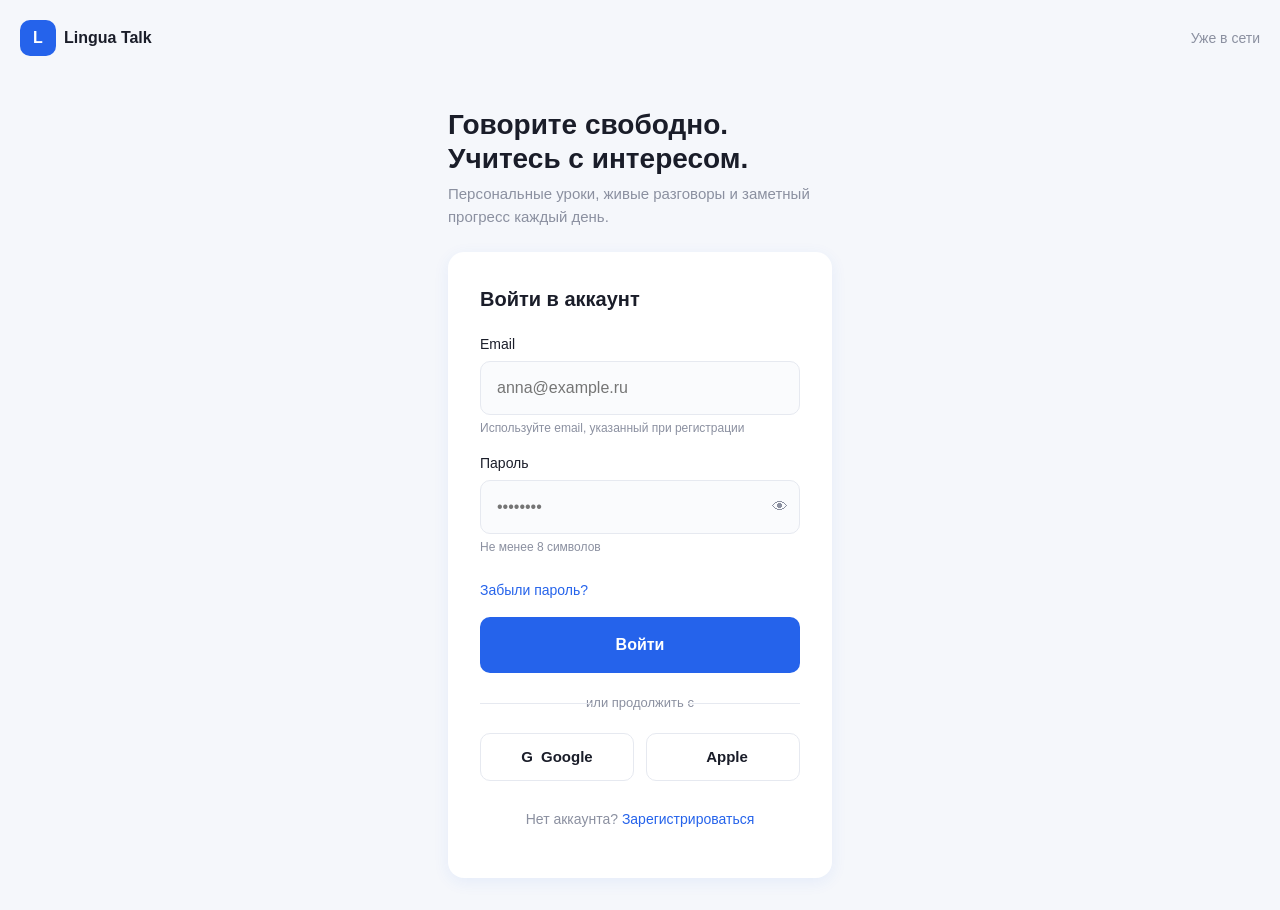
<file: index.html>
<!DOCTYPE html>
<html lang="ru">
<head>
  <meta charset="UTF-8">
  <meta name="viewport" content="width=device-width, initial-scale=1.0, maximum-scale=1.0, user-scalable=no">
  <title>LinguaTalk — Вход</title>
  <link rel="stylesheet" href="css/normalize.css">
  <link rel="stylesheet" href="css/style.css">
</head>
<body class="auth-page">

  <header class="auth-header">
    <div class="logo">
      <span class="logo__icon">L</span>
      <span class="logo__text">Lingua Talk</span>
    </div>
    <a href="#" class="auth-header__link">Уже в сети</a>
  </header>

  <main class="auth-main">
    <section class="hero">
      <h1 class="hero__title">Говорите свободно.<br>Учитесь с интересом.</h1>
      <p class="hero__subtitle">Персональные уроки, живые разговоры и заметный прогресс каждый день.</p>
    </section>

    <section class="auth-card">
      <h2 class="auth-card__title">Войти в аккаунт</h2>

      <form class="auth-form" novalidate>
        <div class="form-group">
          <label for="email" class="form-label">Email</label>
          <input type="email" id="email" class="form-input" placeholder="anna@example.ru" required>
          <span class="form-hint">Используйте email, указанный при регистрации</span>
        </div>

        <div class="form-group">
          <label for="password" class="form-label">Пароль</label>
          <div class="form-input-wrapper">
            <input type="password" id="password" class="form-input" placeholder="••••••••" required>
            <button type="button" class="form-toggle" aria-label="Показать пароль">👁</button>
          </div>
          <span class="form-hint">Не менее 8 символов</span>
        </div>

        <a href="#" class="form-link">Забыли пароль?</a>

        <button type="submit" class="btn btn--primary">Войти</button>
      </form>

      <div class="divider">или продолжить с</div>

      <div class="social-buttons">
        <button type="button" class="btn btn--social">
          <span class="social-icon">G</span> Google
        </button>
        <button type="button" class="btn btn--social">
          <span class="social-icon"></span> Apple
        </button>
      </div>

      <p class="auth-footer">
        Нет аккаунта? <a href="#" class="form-link">Зарегистрироваться</a>
      </p>
    </section>
  </main>

  <script src="js/main.js"></script>
</body>
</html>
</file>
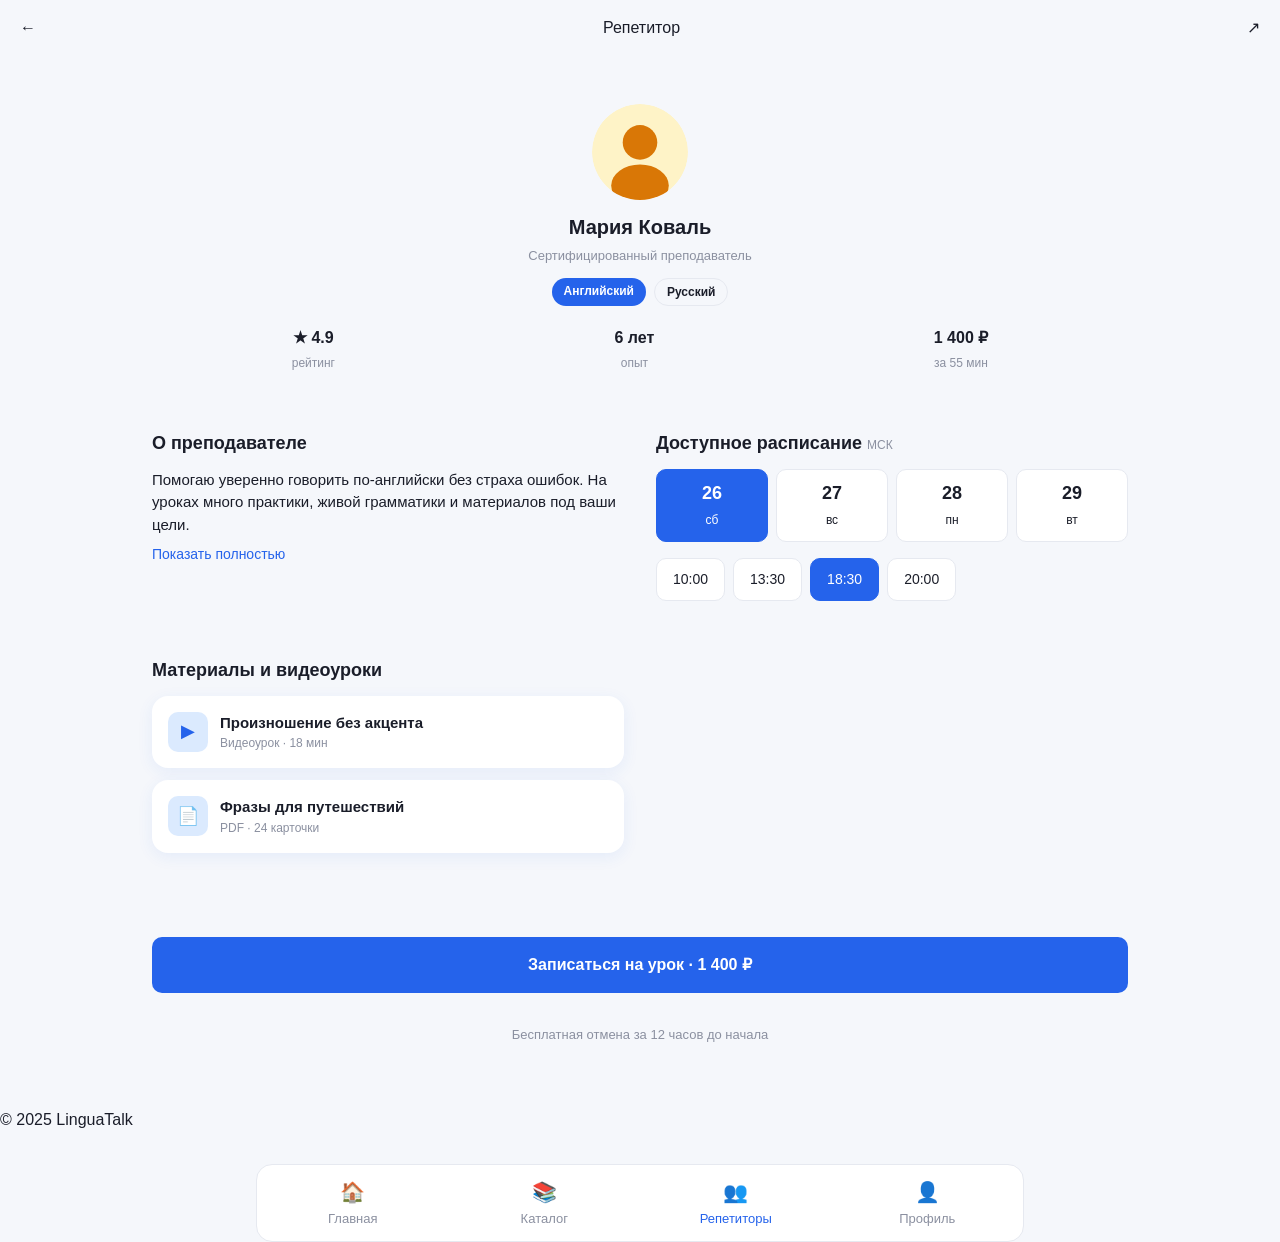
<file: tutor.html>
<!DOCTYPE html>
<html lang="ru">
<head>
  <meta charset="UTF-8">
  <meta name="viewport" content="width=device-width, initial-scale=1.0, maximum-scale=1.0, user-scalable=no">
  <title>LinguaTalk — Профиль репетитора</title>
  <link rel="stylesheet" href="css/normalize.css">
  <link rel="stylesheet" href="css/style.css">
</head>
<body class="tutor-page">

  <header class="top-bar">
    <button class="top-bar__back" aria-label="Назад">←</button>
    <h1 class="top-bar__title">Репетитор</h1>
    <button class="top-bar__action" aria-label="Поделиться">↗</button>
  </header>

  <main class="app-main">

    <section class="profile">
      <img src="assets/tutor.svg" alt="Мария Коваль" class="profile__img">
      <h2 class="profile__name">Мария Коваль</h2>
      <p class="profile__role">Сертифицированный преподаватель</p>
      <div class="profile__tags">
        <span class="badge badge--blue">Английский</span>
        <span class="badge badge--outline">Русский</span>
      </div>
      <div class="profile__stats">
        <div class="stat">
          <span class="stat__value">★ 4.9</span>
          <span class="stat__label">рейтинг</span>
        </div>
        <div class="stat">
          <span class="stat__value">6 лет</span>
          <span class="stat__label">опыт</span>
        </div>
        <div class="stat">
          <span class="stat__value">1 400 ₽</span>
          <span class="stat__label">за 55 мин</span>
        </div>
      </div>
    </section>

    <section class="section">
      <h2 class="section__title">О преподавателе</h2>
      <p class="text">Помогаю уверенно говорить по-английски без страха ошибок. На уроках много практики, живой грамматики и материалов под ваши цели.</p>
      <a href="#" class="form-link">Показать полностью</a>
    </section>

    <section class="section">
      <h2 class="section__title">Доступное расписание <span class="section__sub">МСК</span></h2>
      <div class="schedule">
        <button class="schedule__day schedule__day--active">
          <span class="schedule__num">26</span>
          <span class="schedule__label">сб</span>
        </button>
        <button class="schedule__day">
          <span class="schedule__num">27</span>
          <span class="schedule__label">вс</span>
        </button>
        <button class="schedule__day">
          <span class="schedule__num">28</span>
          <span class="schedule__label">пн</span>
        </button>
        <button class="schedule__day">
          <span class="schedule__num">29</span>
          <span class="schedule__label">вт</span>
        </button>
      </div>
      <div class="time-slots">
        <button class="time-slot">10:00</button>
        <button class="time-slot">13:30</button>
        <button class="time-slot time-slot--active">18:30</button>
        <button class="time-slot">20:00</button>
      </div>
    </section>

    <section class="section">
      <h2 class="section__title">Материалы и видеоуроки</h2>
      <article class="material">
        <span class="material__icon">▶</span>
        <div class="material__body">
          <h3 class="material__title">Произношение без акцента</h3>
          <p class="material__meta">Видеоурок · 18 мин</p>
        </div>
      </article>
      <article class="material">
        <span class="material__icon">📄</span>
        <div class="material__body">
          <h3 class="material__title">Фразы для путешествий</h3>
          <p class="material__meta">PDF · 24 карточки</p>
        </div>
      </article>
    </section>

    <button class="btn btn--primary btn--sticky">Записаться на урок · 1 400 ₽</button>
    <p class="text text--center text--muted">Бесплатная отмена за 12 часов до начала</p>
  </main>

  <footer class="footer">
    <p class="footer__text">© 2025 LinguaTalk</p>
  </footer>

  <nav class="bottom-nav">
    <a href="catalog.html" class="bottom-nav__item">
      <span class="bottom-nav__icon">🏠</span>
      <span class="bottom-nav__label">Главная</span>
    </a>
    <a href="catalog.html" class="bottom-nav__item">
      <span class="bottom-nav__icon">📚</span>
      <span class="bottom-nav__label">Каталог</span>
    </a>
    <a href="#" class="bottom-nav__item bottom-nav__item--active">
      <span class="bottom-nav__icon">👥</span>
      <span class="bottom-nav__label">Репетиторы</span>
    </a>
    <a href="#" class="bottom-nav__item">
      <span class="bottom-nav__icon">👤</span>
      <span class="bottom-nav__label">Профиль</span>
    </a>
  </nav>

  <script src="js/main.js"></script>
</body>
</html>
</file>
<file: css/style.css>
/* ============ ПЕРЕМЕННЫЕ ============ */
:root {
  --color-primary: #2563eb;
  --color-primary-dark: #1d4ed8;
  --color-bg: #f5f7fb;
  --color-card: #ffffff;
  --color-text: #1a1d29;
  --color-muted: #8b90a0;
  --color-border: #e6e9f0;
  --color-yellow: #fef3c7;
  --color-blue-light: #dbeafe;
  --radius: 1rem;
  --radius-sm: 0.625rem;
  --shadow: 0 0.25rem 1rem rgba(37, 99, 235, 0.08);
  --font: -apple-system, BlinkMacSystemFont, 'Segoe UI', Roboto, sans-serif;
}

/* ============ БАЗА ============ */
body {
  font-family: var(--font);
  background: var(--color-bg);
  color: var(--color-text);
  font-size: 1rem;
  padding-bottom: 5rem;
}

.app-main, .auth-main { padding: 1.25rem; max-width: 100%; }

/* ============ ЛОГОТИП ============ */
.logo { display: flex; align-items: center; gap: 0.5rem; }
.logo__icon {
  width: 2.25rem; height: 2.25rem;
  background: var(--color-primary);
  color: #fff; border-radius: 0.625rem;
  display: flex; align-items: center; justify-content: center;
  font-weight: 700;
}
.logo__text { font-weight: 600; }

/* ============ АВТОРИЗАЦИЯ ============ */
.auth-header {
  display: flex; justify-content: space-between; align-items: center;
  padding: 1.25rem;
}
.auth-header__link { font-size: 0.875rem; color: var(--color-muted); }

.hero { margin-bottom: 1.5rem; }
.hero__title { font-size: 1.75rem; line-height: 1.2; margin-bottom: 0.5rem; }
.hero__subtitle { color: var(--color-muted); font-size: 0.9375rem; }

.auth-card {
  background: var(--color-card);
  border-radius: var(--radius);
  padding: 1.5rem 1.25rem;
  box-shadow: var(--shadow);
}

.auth-card__title { font-size: 1.25rem; margin-bottom: 1.25rem; }

.form-group { margin-bottom: 1rem; }
.form-label { display: block; font-size: 0.875rem; margin-bottom: 0.375rem; font-weight: 500; }
.form-input {
  width: 100%;
  padding: 0.875rem 1rem;
  border: 1px solid var(--color-border);
  border-radius: var(--radius-sm);
  background: #fafbfd;
  font-size: 1rem;
}
.form-input:focus { outline: 2px solid var(--color-primary); border-color: transparent; }
.form-input-wrapper { position: relative; }
.form-toggle {
  position: absolute; right: 0.75rem; top: 50%;
  transform: translateY(-50%);
  color: var(--color-muted);
}
.form-hint { display: block; font-size: 0.75rem; color: var(--color-muted); margin-top: 0.25rem; }
.form-link { color: var(--color-primary); font-size: 0.875rem; display: inline-block; margin: 0.5rem 0 1rem; }

.btn {
  display: flex; align-items: center; justify-content: center; gap: 0.5rem;
  width: 100%; padding: 1rem;
  border-radius: var(--radius-sm);
  font-weight: 600; font-size: 1rem;
  transition: background 0.2s;
}
.btn--primary { background: var(--color-primary); color: #fff; }
.btn--primary:hover { background: var(--color-primary-dark); }
.btn--social {
  background: #fff; border: 1px solid var(--color-border);
  padding: 0.75rem; font-size: 0.9375rem;
}

.divider {
  text-align: center; color: var(--color-muted);
  font-size: 0.8125rem; margin: 1.25rem 0;
  position: relative;
}
.divider::before, .divider::after {
  content: ''; position: absolute; top: 50%;
  width: 35%; height: 1px; background: var(--color-border);
}
.divider::before { left: 0; } .divider::after { right: 0; }

.social-buttons { display: flex; gap: 0.75rem; }
.social-buttons .btn { flex: 1; }
.social-icon { font-weight: 700; }

.auth-footer { text-align: center; margin-top: 1.25rem; font-size: 0.875rem; color: var(--color-muted); }

/* ============ ОБЩИЕ КОМПОНЕНТЫ ============ */
.app-header { padding: 1.25rem; display: flex; flex-wrap: wrap; align-items: center; gap: 0.5rem; }
.app-header__greeting { color: var(--color-muted); font-size: 0.875rem; width: 100%; }
.app-header__title { font-size: 1.375rem; flex: 1; }
.app-header__avatar img {
  width: 2.75rem; height: 2.75rem; border-radius: 50%; object-fit: cover;
}

.badge {
  display: inline-block; padding: 0.25rem 0.75rem;
  border-radius: 2rem; font-size: 0.75rem; font-weight: 600;
}
.badge--blue { background: var(--color-primary); color: #fff; }
.badge--light { background: var(--color-blue-light); color: var(--color-primary); }
.badge--outline { border: 1px solid var(--color-border); }

.section { margin-bottom: 1.5rem; }
.section__title { font-size: 1.125rem; margin-bottom: 0.75rem; }
.section__sub { font-size: 0.75rem; color: var(--color-muted); font-weight: 400; }

.text { font-size: 0.9375rem; color: var(--color-text); }
.text--center { text-align: center; }
.text--muted { color: var(--color-muted); font-size: 0.8125rem; }

/* ============ ПРОГРЕСС ============ */
.progress-card {
  background: var(--color-primary);
  color: #fff; border-radius: var(--radius);
  padding: 1rem; margin-bottom: 1.25rem;
}
.progress-card__top { display: flex; justify-content: space-between; align-items: center; margin-bottom: 0.75rem; }
.progress-card__streak { font-size: 0.8125rem; }
.progress-bar { height: 0.375rem; background: rgba(255,255,255,0.3); border-radius: 2rem; overflow: hidden; }
.progress-bar__fill { height: 100%; background: #fff; border-radius: 2rem; }
.progress-card__bottom { display: flex; justify-content: space-between; font-size: 0.75rem; margin-top: 0.5rem; }

/* ============ ПОИСК ============ */
.search {
  display: flex; align-items: center; gap: 0.5rem;
  background: #fff; border-radius: var(--radius-sm);
  padding: 0.75rem 1rem; margin-bottom: 1rem;
  border: 1px solid var(--color-border);
}
.search__input { border: none; outline: none; width: 100%; background: transparent; }

/* ============ ФИЛЬТРЫ ============ */
.filters { display: flex; gap: 0.5rem; margin-bottom: 1.5rem; overflow-x: auto; }
.chip {
  padding: 0.5rem 1rem; border-radius: 2rem;
  background: #fff; border: 1px solid var(--color-border);
  font-size: 0.8125rem; white-space: nowrap;
}
.chip--active { background: var(--color-primary); color: #fff; border-color: var(--color-primary); }

/* ============ КАРТОЧКИ ============ */
.lesson-card {
  display: flex; align-items: center; gap: 1rem;
  background: var(--color-yellow); border-radius: var(--radius);
  padding: 1rem;
}
.lesson-card__date {
  background: #fff; border-radius: var(--radius-sm);
  padding: 0.5rem 0.75rem; text-align: center;
}
.lesson-card__day { display: block; font-size: 1.25rem; font-weight: 700; }
.lesson-card__month { font-size: 0.75rem; color: var(--color-muted); }
.lesson-card__info { flex: 1; }
.lesson-card__title { font-size: 1rem; margin-bottom: 0.25rem; }
.lesson-card__meta { font-size: 0.8125rem; color: var(--color-muted); }
.lesson-card__arrow { font-size: 1.5rem; color: var(--color-muted); }

.cards-grid { display: flex; gap: 0.75rem; }
.word-card {
  flex: 1; background: #fff; border-radius: var(--radius);
  padding: 1rem; box-shadow: var(--shadow);
}
.word-card__emoji { font-size: 1.5rem; }
.word-card__title { font-size: 0.9375rem; margin: 0.5rem 0 0.25rem; }
.word-card__count { font-size: 0.75rem; color: var(--color-muted); }

.course-card {
  display: flex; gap: 1rem; background: #fff;
  border-radius: var(--radius); padding: 1rem; box-shadow: var(--shadow);
}
.course-card__img { width: 4rem; height: 4rem; border-radius: var(--radius-sm); object-fit: cover; }
.course-card__title { font-size: 0.9375rem; margin: 0.375rem 0 0.25rem; }
.course-card__meta { font-size: 0.75rem; color: var(--color-muted); }

.tutor-card {
  display: flex; align-items: center; gap: 1rem;
  background: #fff; border-radius: var(--radius);
  padding: 1rem; box-shadow: var(--shadow);
}
.tutor-card__img { width: 3.5rem; height: 3.5rem; border-radius: 50%; object-fit: cover; }
.tutor-card__body { flex: 1; }
.tutor-card__name { font-size: 0.9375rem; }
.tutor-card__meta { font-size: 0.75rem; color: var(--color-muted); }
.tutor-card__rating { font-size: 0.75rem; color: #f59e0b; margin-top: 0.125rem; }
.tutor-card__price { font-weight: 600; font-size: 0.9375rem; }

/* ============ ПРОФИЛЬ РЕПЕТИТОРА ============ */
.top-bar {
  display: flex; align-items: center; justify-content: space-between;
  padding: 1rem 1.25rem;
}
.top-bar__title { font-size: 1rem; font-weight: 500; }

.profile { text-align: center; padding: 1rem 0 1.5rem; }
.profile__img {
  width: 6rem; height: 6rem; border-radius: 50%;
  margin: 0 auto 0.75rem; object-fit: cover;
}
.profile__name { font-size: 1.25rem; margin-bottom: 0.25rem; }
.profile__role { font-size: 0.8125rem; color: var(--color-muted); margin-bottom: 0.75rem; }
.profile__tags { display: flex; justify-content: center; gap: 0.5rem; margin-bottom: 1.25rem; }
.profile__stats { display: flex; justify-content: space-around; }
.stat { text-align: center; }
.stat__value { display: block; font-weight: 700; font-size: 1rem; }
.stat__label { font-size: 0.75rem; color: var(--color-muted); }

/* ============ РАСПИСАНИЕ ============ */
.schedule { display: flex; gap: 0.5rem; margin-bottom: 1rem; }
.schedule__day {
  flex: 1; background: #fff; border-radius: var(--radius-sm);
  padding: 0.625rem 0; text-align: center;
  border: 1px solid var(--color-border);
}
.schedule__day--active { background: var(--color-primary); color: #fff; border-color: var(--color-primary); }
.schedule__num { display: block; font-weight: 700; font-size: 1.125rem; }
.schedule__label { font-size: 0.75rem; }

.time-slots { display: flex; flex-wrap: wrap; gap: 0.5rem; }
.time-slot {
  padding: 0.625rem 1rem; border-radius: var(--radius-sm);
  background: #fff; border: 1px solid var(--color-border);
  font-size: 0.875rem;
}
.time-slot--active { background: var(--color-primary); color: #fff; border-color: var(--color-primary); }

/* ============ МАТЕРИАЛЫ ============ */
.material {
  display: flex; align-items: center; gap: 0.75rem;
  background: #fff; border-radius: var(--radius);
  padding: 1rem; margin-bottom: 0.75rem;
  box-shadow: var(--shadow);
}
.material__icon {
  width: 2.5rem; height: 2.5rem; border-radius: var(--radius-sm);
  background: var(--color-blue-light); color: var(--color-primary);
  display: flex; align-items: center; justify-content: center;
  font-size: 1.125rem;
}
.material__title { font-size: 0.9375rem; }
.material__meta { font-size: 0.75rem; color: var(--color-muted); }

/* ============ КНОПКА STICKY ============ */
.btn--sticky { margin-top: 1rem; }

/* ============ НИЖНЯЯ НАВИГАЦИЯ ============ */
.bottom-nav {
  position: fixed; bottom: 0; left: 0; right: 0;
  display: flex; background: #fff;
  border-top: 1px solid var(--color-border);
  padding: 0.5rem 0;
  z-index: 100;
}
.bottom-nav__item {
  flex: 1; display: flex; flex-direction: column;
  align-items: center; gap: 0.125rem;
  font-size: 0.6875rem; color: var(--color-muted);
  padding: 0.25rem 0;
}
.bottom-nav__item--active { color: var(--color-primary); }
.bottom-nav__icon { font-size: 1.25rem; }

/* ============ ДЕСКТОП (min-width: 768px) ============ */
@media (min-width: 768px) {
  body { padding-bottom: 0; }

  .auth-main {
    max-width: 28rem;
    margin: 0 auto;
    padding: 2rem;
  }
  .auth-card { padding: 2rem; }

  .app-main {
    max-width: 48rem;
    margin: 0 auto;
    padding: 2rem 1.5rem 4rem;
  }

  .app-header { padding: 2rem 0 1rem; }
  .app-header__title { font-size: 1.75rem; }

  .cards-grid { gap: 1.5rem; }
  .word-card { padding: 1.5rem; }

  .bottom-nav {
    position: static;
    max-width: 48rem;
    margin: 0 auto;
    border-radius: var(--radius);
    border: 1px solid var(--color-border);
    margin-top: 2rem;
  }
  .bottom-nav__item { font-size: 0.8125rem; }
}

/* ============ ДЕСКТОП ШИРОКИЙ (min-width: 1280px) ============ */
@media (min-width: 1280px) {
  .app-main { max-width: 64rem; }

  .catalog-page .app-main {
    display: grid;
    grid-template-columns: 2fr 1fr;
    gap: 2rem;
    align-items: start;
  }
  .catalog-page .progress-card,
  .catalog-page .search,
  .catalog-page .filters { grid-column: 1 / -1; }

  .tutor-page .app-main {
    display: grid;
    grid-template-columns: 1fr 1fr;
    gap: 2rem;
    align-items: start;
  }
  .tutor-page .profile,
  .tutor-page .btn--sticky,
  .tutor-page .text--center { grid-column: 1 / -1; }
}
</file>
